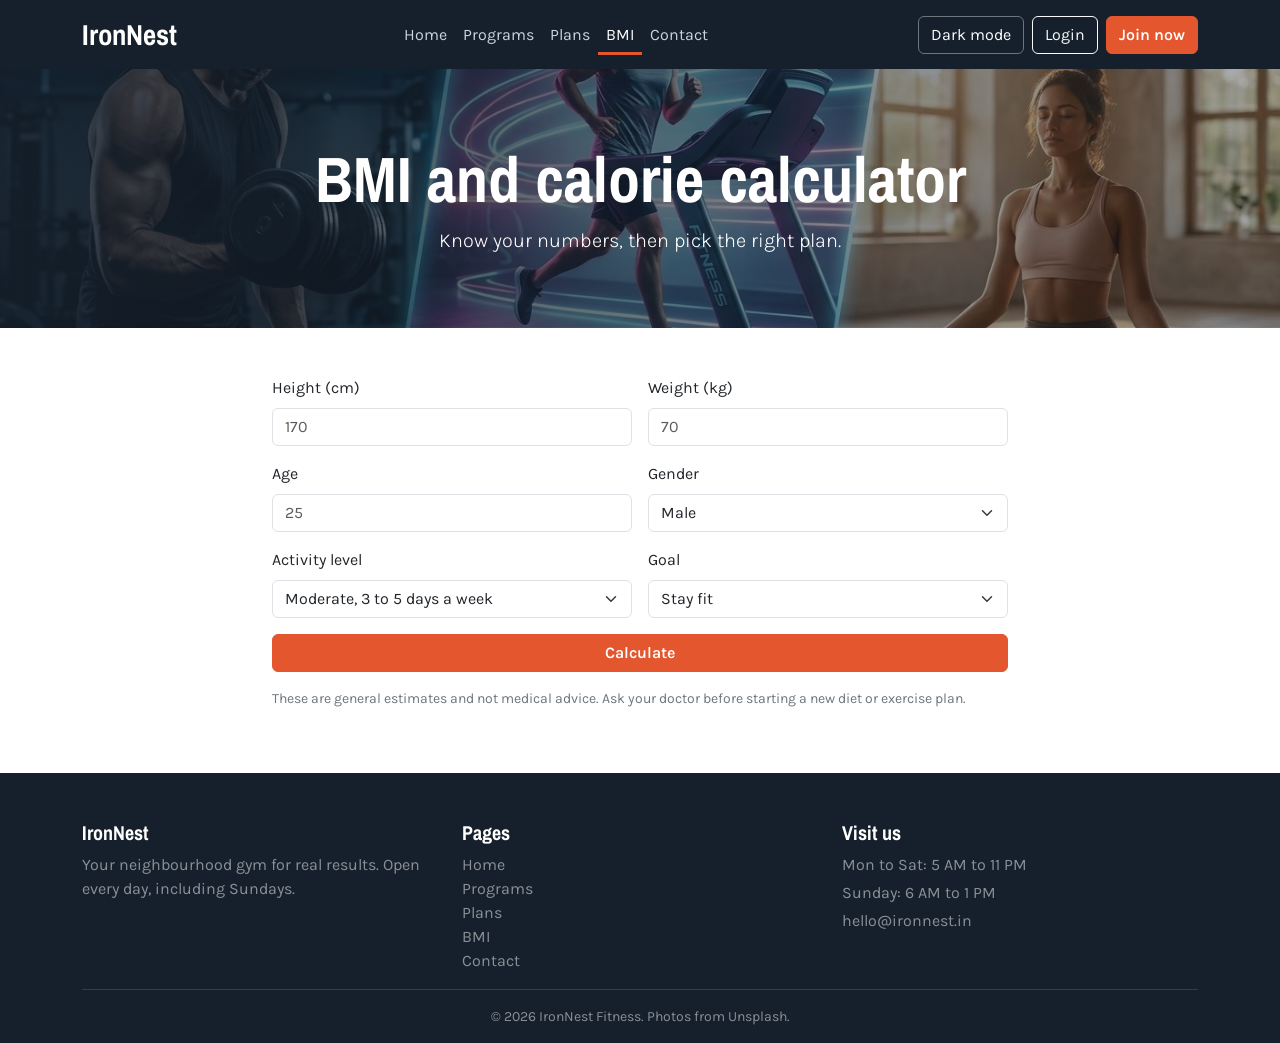
<file: bmi.html>
<!DOCTYPE html>
<html lang="en" data-bs-theme="light">
<head>
<meta charset="UTF-8">
<meta name="viewport" content="width=device-width, initial-scale=1.0">
<title>BMI and Calories - IronNest Fitness</title>
<link href="https://cdn.jsdelivr.net/npm/bootstrap@5.3.3/dist/css/bootstrap.min.css" rel="stylesheet">
<link href="https://fonts.googleapis.com/css2?family=Archivo+Narrow:wght@700&family=Karla:wght@400;600&display=swap" rel="stylesheet">
<link href="style.css" rel="stylesheet">
</head>
<body>
<div id="nav"></div>
<header class="banner"><div class="container"><h1>BMI and calorie calculator</h1><p class="lead mb-0">Know your numbers, then pick the right plan.</p></div></header>
<section class="py-5">
  <div class="container" style="max-width:760px">
    <form id="bmiForm" novalidate>
      <div class="row g-3">
        <div class="col-6"><label for="h" class="form-label">Height (cm)</label><input id="h" type="number" class="form-control" min="100" max="250" placeholder="170" required></div>
        <div class="col-6"><label for="w" class="form-label">Weight (kg)</label><input id="w" type="number" class="form-control" min="30" max="250" placeholder="70" required></div>
        <div class="col-6"><label for="age" class="form-label">Age</label><input id="age" type="number" class="form-control" min="14" max="90" placeholder="25" required></div>
        <div class="col-6"><label for="sex" class="form-label">Gender</label><select id="sex" class="form-select"><option value="m">Male</option><option value="f">Female</option></select></div>
        <div class="col-md-6"><label for="act" class="form-label">Activity level</label><select id="act" class="form-select"><option value="1.2">Little or no exercise</option><option value="1.375">Light, 1 to 3 days a week</option><option value="1.55" selected>Moderate, 3 to 5 days a week</option><option value="1.725">Heavy, 6 to 7 days a week</option></select></div>
        <div class="col-md-6"><label for="goal" class="form-label">Goal</label><select id="goal" class="form-select"><option value="-400">Lose weight</option><option value="0" selected>Stay fit</option><option value="400">Gain muscle</option></select></div>
      </div>
      <button class="btn btn-nest w-100 mt-3">Calculate</button>
    </form>
    <div id="result" class="result mt-4" aria-live="polite" style="background:var(--chalk)"></div>
    <p class="small text-secondary mt-3">These are general estimates and not medical advice. Ask your doctor before starting a new diet or exercise plan.</p>
  </div>
</section>

<div id="foot"></div>
<script src="https://cdn.jsdelivr.net/npm/bootstrap@5.3.3/dist/js/bootstrap.bundle.min.js"></script>
<script src="layout.js"></script>
<script src="script.js"></script>
</body>
</html>
</file>
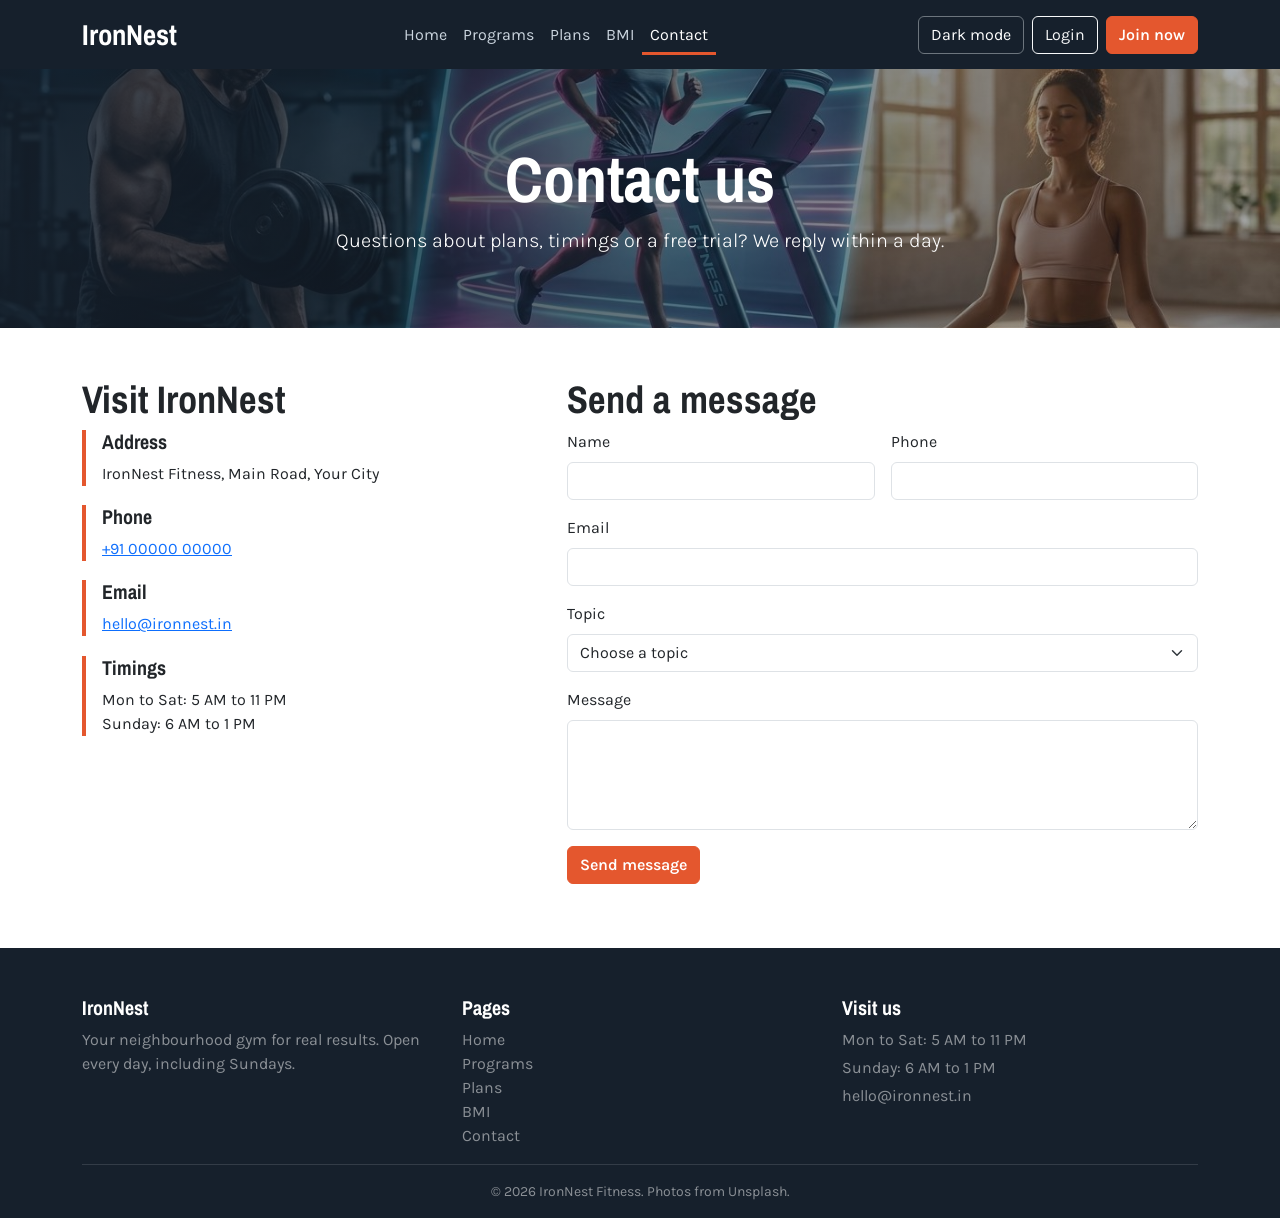
<file: contact.html>
<!DOCTYPE html>
<html lang="en" data-bs-theme="light">
<head>
<meta charset="UTF-8">
<meta name="viewport" content="width=device-width, initial-scale=1.0">
<title>Contact - IronNest Fitness</title>
<link href="https://cdn.jsdelivr.net/npm/bootstrap@5.3.3/dist/css/bootstrap.min.css" rel="stylesheet">
<link href="https://fonts.googleapis.com/css2?family=Archivo+Narrow:wght@700&family=Karla:wght@400;600&display=swap" rel="stylesheet">
<link href="style.css" rel="stylesheet">
</head>
<body>
<div id="nav"></div>
<header class="banner"><div class="container"><h1>Contact us</h1><p class="lead mb-0">Questions about plans, timings or a free trial? We reply within a day.</p></div></header>
<section class="py-5">
  <div class="container">
    <div class="row g-5">
      <div class="col-lg-5">
        <h2>Visit IronNest</h2>
        <div class="contact-box"><h5>Address</h5><p class="mb-0">IronNest Fitness, Main Road, Your City</p></div>
        <div class="contact-box"><h5>Phone</h5><p class="mb-0"><a href="tel:+910000000000">+91 00000 00000</a></p></div>
        <div class="contact-box"><h5>Email</h5><p class="mb-0"><a href="mailto:hello@ironnest.in">hello@ironnest.in</a></p></div>
        <div class="contact-box"><h5>Timings</h5><p class="mb-0">Mon to Sat: 5 AM to 11 PM<br>Sunday: 6 AM to 1 PM</p></div>
      </div>
      <div class="col-lg-7">
        <h2>Send a message</h2>
        <form id="contactForm" novalidate>
          <div class="row g-3">
            <div class="col-md-6"><label for="name" class="form-label">Name</label><input id="name" class="form-control" required><div class="invalid-feedback">Enter your name.</div></div>
            <div class="col-md-6"><label for="phone" class="form-label">Phone</label><input id="phone" type="tel" pattern="[0-9]{10}" class="form-control" required><div class="invalid-feedback">Enter a 10-digit phone number.</div></div>
            <div class="col-12"><label for="email" class="form-label">Email</label><input id="email" type="email" class="form-control" required><div class="invalid-feedback">Enter a valid email address.</div></div>
            <div class="col-12"><label for="topic" class="form-label">Topic</label><select id="topic" class="form-select" required><option value="">Choose a topic</option><option>Free trial</option><option>Membership plans</option><option>Personal training</option><option>Other</option></select><div class="invalid-feedback">Select a topic.</div></div>
            <div class="col-12"><label for="msg2" class="form-label">Message</label><textarea id="msg2" rows="4" class="form-control" minlength="10" required></textarea><div class="invalid-feedback">Write at least 10 characters.</div></div>
          </div>
          <button class="btn btn-nest mt-3">Send message</button>
          <div id="msg" class="mt-3 text-success" aria-live="polite"></div>
        </form>
      </div>
    </div>
  </div>
</section>

<div id="foot"></div>
<script src="https://cdn.jsdelivr.net/npm/bootstrap@5.3.3/dist/js/bootstrap.bundle.min.js"></script>
<script src="layout.js"></script>
<script src="script.js"></script>
</body>
</html>
</file>
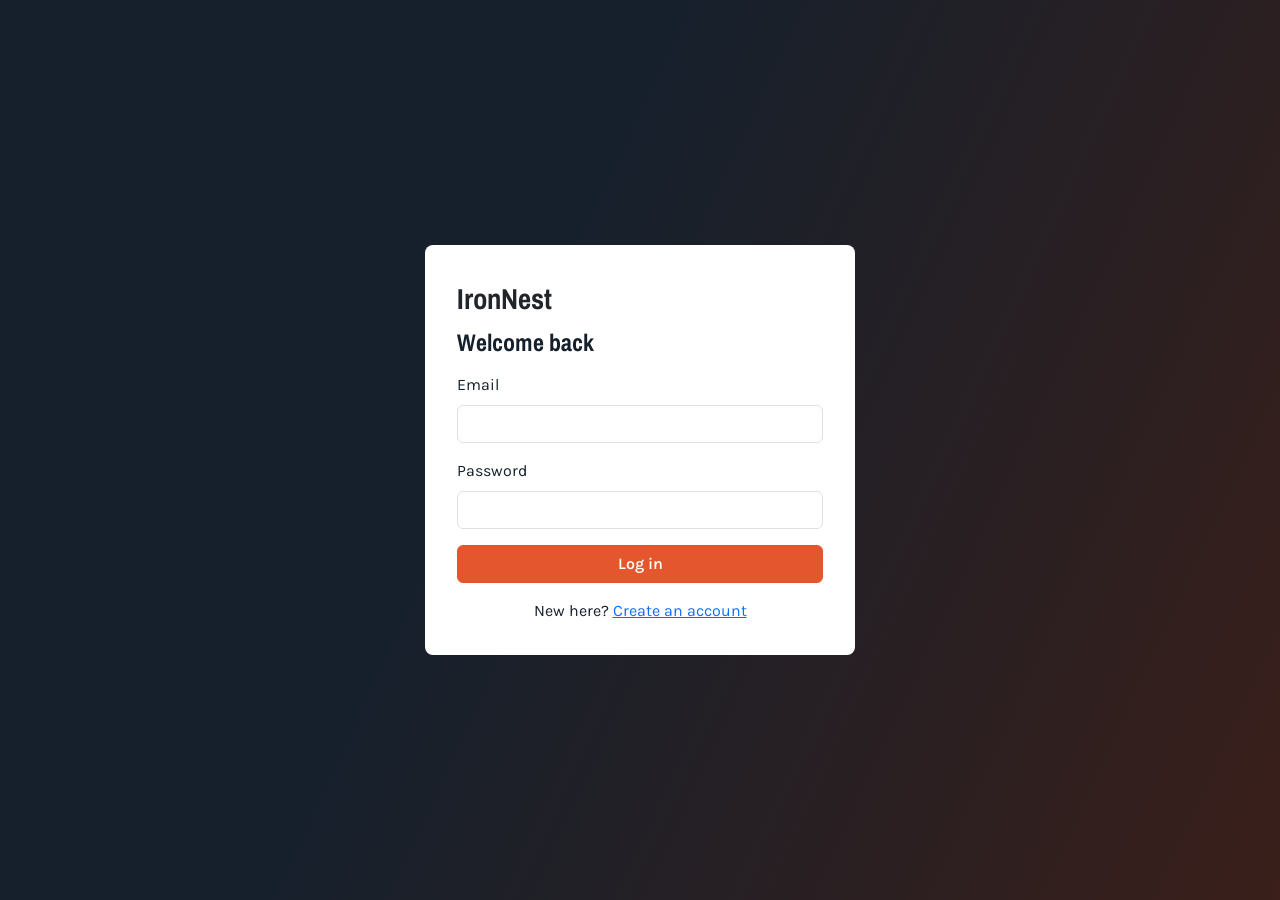
<file: login.html>
<!DOCTYPE html>
<html lang="en">
<head>
<meta charset="UTF-8">
<meta name="viewport" content="width=device-width, initial-scale=1.0">
<title>Login - IronNest Fitness</title>
<link href="https://cdn.jsdelivr.net/npm/bootstrap@5.3.3/dist/css/bootstrap.min.css" rel="stylesheet">
<link href="https://fonts.googleapis.com/css2?family=Archivo+Narrow:wght@700&family=Karla:wght@400;600&display=swap" rel="stylesheet">
<link href="style.css" rel="stylesheet">
</head>
<body>
<div class="auth">
  <form id="loginForm" class="auth-card" novalidate>
    <a href="index.html" class="brand text-decoration-none text-dark">IronNest</a>
    <h4 class="mt-2 mb-3">Welcome back</h4>
    <div class="mb-3"><label for="email" class="form-label">Email</label><input id="email" type="email" class="form-control" required><div class="invalid-feedback">Enter a valid email address.</div></div>
    <div class="mb-3"><label for="pass" class="form-label">Password</label><input id="pass" type="password" class="form-control" minlength="6" required><div class="invalid-feedback">Password must be at least 6 characters.</div></div>
    <button class="btn btn-nest w-100">Log in</button>
    <div id="msg" class="mt-3 text-success" aria-live="polite"></div>
    <p class="mt-3 mb-0 text-center">New here? <a href="signup.html">Create an account</a></p>
  </form>
</div>
<script src="script.js"></script>
</body>
</html>
</file>
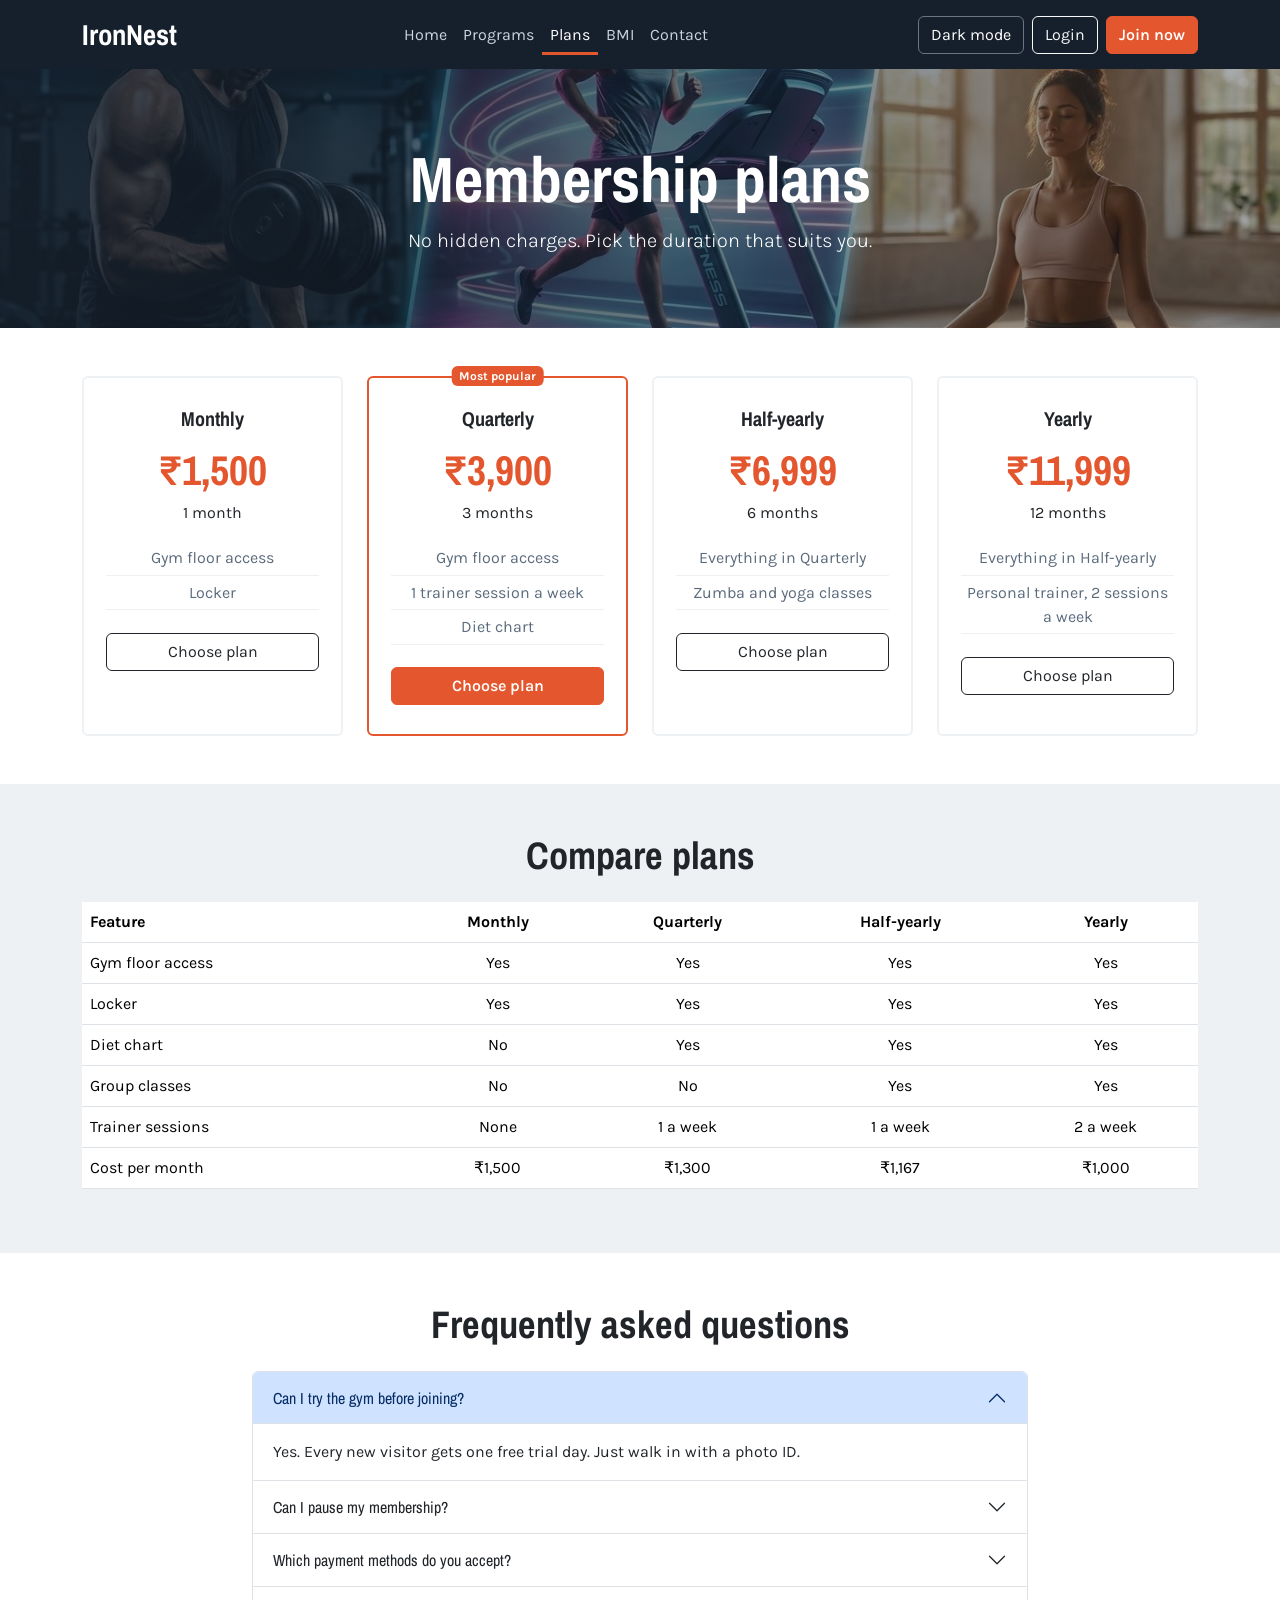
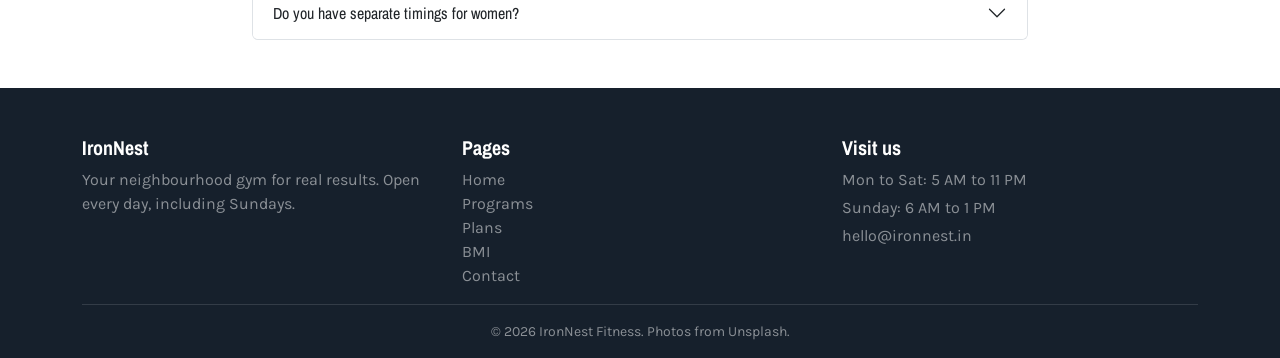
<file: plans.html>
<!DOCTYPE html>
<html lang="en" data-bs-theme="light">
<head>
<meta charset="UTF-8">
<meta name="viewport" content="width=device-width, initial-scale=1.0">
<title>Plans - IronNest Fitness</title>
<link href="https://cdn.jsdelivr.net/npm/bootstrap@5.3.3/dist/css/bootstrap.min.css" rel="stylesheet">
<link href="https://fonts.googleapis.com/css2?family=Archivo+Narrow:wght@700&family=Karla:wght@400;600&display=swap" rel="stylesheet">
<link href="style.css" rel="stylesheet">
</head>
<body>
<div id="nav"></div>
<header class="banner"><div class="container"><h1>Membership plans</h1><p class="lead mb-0">No hidden charges. Pick the duration that suits you.</p></div></header>
<section class="py-5">
  <div class="container">
    <div class="row g-4">
      <div class="col-12 col-sm-6 col-lg-3"><div class="plan"><h5>Monthly</h5><div class="price">₹1,500</div><p>1 month</p><ul><li>Gym floor access</li><li>Locker</li></ul><a href="signup.html" data-plan="Monthly - ₹1,500" class="pick btn btn-outline-dark w-100">Choose plan</a></div></div>
      <div class="col-12 col-sm-6 col-lg-3"><div class="plan best"><span class="badge">Most popular</span><h5>Quarterly</h5><div class="price">₹3,900</div><p>3 months</p><ul><li>Gym floor access</li><li>1 trainer session a week</li><li>Diet chart</li></ul><a href="signup.html" data-plan="Quarterly - ₹3,900" class="pick btn btn-nest w-100">Choose plan</a></div></div>
      <div class="col-12 col-sm-6 col-lg-3"><div class="plan"><h5>Half-yearly</h5><div class="price">₹6,999</div><p>6 months</p><ul><li>Everything in Quarterly</li><li>Zumba and yoga classes</li></ul><a href="signup.html" data-plan="Half-yearly - ₹6,999" class="pick btn btn-outline-dark w-100">Choose plan</a></div></div>
      <div class="col-12 col-sm-6 col-lg-3"><div class="plan"><h5>Yearly</h5><div class="price">₹11,999</div><p>12 months</p><ul><li>Everything in Half-yearly</li><li>Personal trainer, 2 sessions a week</li></ul><a href="signup.html" data-plan="Yearly - ₹11,999" class="pick btn btn-outline-dark w-100">Choose plan</a></div></div>
    </div>
  </div>
</section>

<section class="py-5 bg-chalk">
  <div class="container">
    <h2 class="text-center mb-4">Compare plans</h2>
    <div class="table-responsive"><table class="table text-center align-middle">
      <thead><tr><th class="text-start">Feature</th><th>Monthly</th><th>Quarterly</th><th>Half-yearly</th><th>Yearly</th></tr></thead>
      <tbody>
        <tr><td class="text-start">Gym floor access</td><td>Yes</td><td>Yes</td><td>Yes</td><td>Yes</td></tr>
        <tr><td class="text-start">Locker</td><td>Yes</td><td>Yes</td><td>Yes</td><td>Yes</td></tr>
        <tr><td class="text-start">Diet chart</td><td>No</td><td>Yes</td><td>Yes</td><td>Yes</td></tr>
        <tr><td class="text-start">Group classes</td><td>No</td><td>No</td><td>Yes</td><td>Yes</td></tr>
        <tr><td class="text-start">Trainer sessions</td><td>None</td><td>1 a week</td><td>1 a week</td><td>2 a week</td></tr>
        <tr><td class="text-start">Cost per month</td><td>₹1,500</td><td>₹1,300</td><td>₹1,167</td><td>₹1,000</td></tr>
      </tbody></table></div>
  </div>
</section>

<section class="py-5">
  <div class="container" style="max-width:800px">
    <h2 class="text-center mb-4">Frequently asked questions</h2>
    <div class="accordion" id="faq">
      <div class="accordion-item"><h2 class="accordion-header"><button class="accordion-button" data-bs-toggle="collapse" data-bs-target="#f1">Can I try the gym before joining?</button></h2><div id="f1" class="accordion-collapse collapse show" data-bs-parent="#faq"><div class="accordion-body">Yes. Every new visitor gets one free trial day. Just walk in with a photo ID.</div></div></div>
      <div class="accordion-item"><h2 class="accordion-header"><button class="accordion-button collapsed" data-bs-toggle="collapse" data-bs-target="#f2">Can I pause my membership?</button></h2><div id="f2" class="accordion-collapse collapse" data-bs-parent="#faq"><div class="accordion-body">Quarterly and longer plans can be paused for up to 15 days, for example during travel or illness.</div></div></div>
      <div class="accordion-item"><h2 class="accordion-header"><button class="accordion-button collapsed" data-bs-toggle="collapse" data-bs-target="#f3">Which payment methods do you accept?</button></h2><div id="f3" class="accordion-collapse collapse" data-bs-parent="#faq"><div class="accordion-body">UPI, debit and credit cards, net banking and cash at the front desk.</div></div></div>
      <div class="accordion-item"><h2 class="accordion-header"><button class="accordion-button collapsed" data-bs-toggle="collapse" data-bs-target="#f4">Do you have separate timings for women?</button></h2><div id="f4" class="accordion-collapse collapse" data-bs-parent="#faq"><div class="accordion-body">Yes. The 10 AM to 12 noon batch on weekdays is women only, with a female trainer.</div></div></div>
    </div>
  </div>
</section>

<div id="foot"></div>
<script src="https://cdn.jsdelivr.net/npm/bootstrap@5.3.3/dist/js/bootstrap.bundle.min.js"></script>
<script src="layout.js"></script>
<script src="script.js"></script>
</body>
</html>
</file>
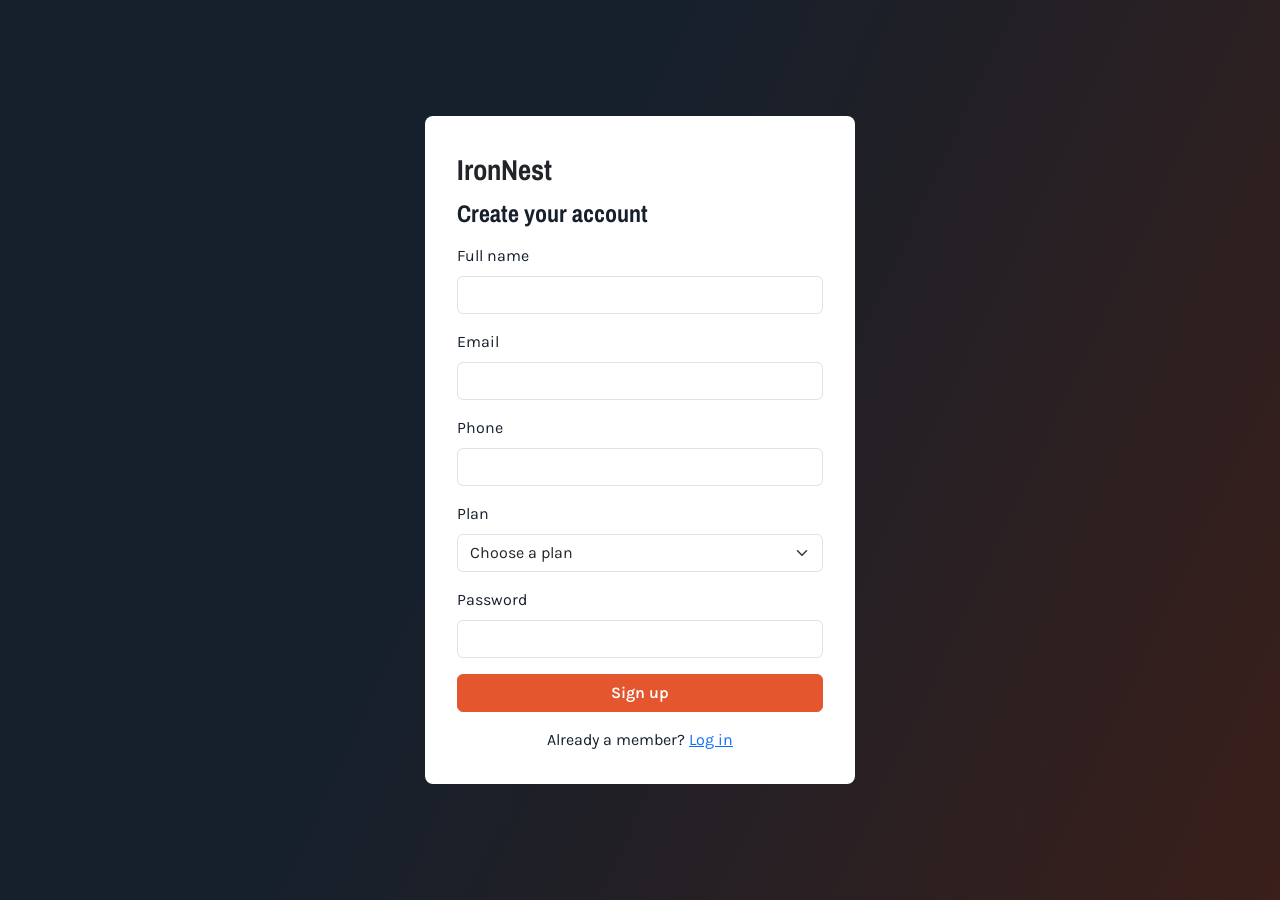
<file: signup.html>
<!DOCTYPE html>
<html lang="en">
<head>
<meta charset="UTF-8">
<meta name="viewport" content="width=device-width, initial-scale=1.0">
<title>Join - IronNest Fitness</title>
<link href="https://cdn.jsdelivr.net/npm/bootstrap@5.3.3/dist/css/bootstrap.min.css" rel="stylesheet">
<link href="https://fonts.googleapis.com/css2?family=Archivo+Narrow:wght@700&family=Karla:wght@400;600&display=swap" rel="stylesheet">
<link href="style.css" rel="stylesheet">
</head>
<body>
<div class="auth">
  <form id="signupForm" class="auth-card" novalidate>
    <a href="index.html" class="brand text-decoration-none text-dark">IronNest</a>
    <h4 class="mt-2 mb-3">Create your account</h4>
    <div class="mb-3"><label for="name" class="form-label">Full name</label><input id="name" type="text" class="form-control" required><div class="invalid-feedback">Enter your name.</div></div>
    <div class="mb-3"><label for="email" class="form-label">Email</label><input id="email" type="email" class="form-control" required><div class="invalid-feedback">Enter a valid email address.</div></div>
    <div class="mb-3"><label for="phone" class="form-label">Phone</label><input id="phone" type="tel" class="form-control" pattern="[0-9]{10}" required><div class="invalid-feedback">Enter a 10-digit phone number.</div></div>
    <div class="mb-3"><label for="plan" class="form-label">Plan</label>
      <select id="plan" class="form-select" required><option value="">Choose a plan</option><option>Monthly - ₹1,500</option><option>Quarterly - ₹3,900</option><option>Half-yearly - ₹6,999</option><option>Yearly - ₹11,999</option></select>
      <div class="invalid-feedback">Select a plan.</div></div>
    <div class="mb-3"><label for="pass" class="form-label">Password</label><input id="pass" type="password" class="form-control" minlength="6" required><div class="invalid-feedback">Password must be at least 6 characters.</div></div>
    <button class="btn btn-nest w-100">Sign up</button>
    <div id="msg" class="mt-3 text-success" aria-live="polite"></div>
    <p class="mt-3 mb-0 text-center">Already a member? <a href="login.html">Log in</a></p>
  </form>
</div>
<script src="script.js"></script>
</body>
</html>
</file>
<file: style.css>
:root{--ink:#16202c;--chalk:#eef1f4;--plate:#e4572e;--plate-d:#c4411d;--steel:#5b6b7c;
--ov:linear-gradient(90deg,rgba(22,32,44,.88),rgba(22,32,44,.35));--ovb:linear-gradient(180deg,rgba(22,32,44,.1),rgba(22,32,44,.9))}
[data-bs-theme=dark]{--chalk:#1c2733;--steel:#9aa8b6}
body{font-family:'Karla',sans-serif}
h1,h2,h3,h4,h5,.navbar-brand,.price,.num{font-family:'Archivo Narrow',sans-serif;font-weight:700}
h2{font-size:2.4rem}
.bg-ink{background:var(--ink)}.bg-chalk{background:var(--chalk)}
:focus-visible{outline:3px solid var(--plate);outline-offset:2px}
.btn-nest{background:var(--plate);border-color:var(--plate);color:#fff;font-weight:600}
.btn-nest:hover{background:var(--plate-d);border-color:var(--plate-d);color:#fff}

/* Nav */
.nest-nav{background:var(--ink)}
.nest-nav .navbar-brand{color:#fff;font-size:1.8rem}
.nest-nav .nav-link{color:#cbd5df}.nest-nav .nav-link:hover,.nest-nav .nav-link.active{color:#fff;box-shadow:inset 0 -3px var(--plate)}
.nest-nav .navbar-toggler{border-color:#fff3}.nest-nav .navbar-toggler-icon{filter:invert(1)}
#top{position:fixed;right:18px;bottom:18px;display:none;z-index:50}

/* Images (your file first, online photo as backup) */
.hero1{background-image:var(--ov),url(https://media.istockphoto.com/id/1383631680/photo/exersice-machine-gym-sports-tranning-exercise-equipment.webp?a=1&b=1&s=612x612&w=0&k=20&c=iIUPu3uhI9uPX8Dq3Y_vlCR0HorxEpaII35018WoFIo=)}
.hero2{background-image:var(--ov),url(https://media.istockphoto.com/id/2223265446/photo/adults-enjoying-gymnastics-training-in-a-fitness-class-setting.webp?a=1&b=1&s=612x612&w=0&k=20&c=RSnc09zfC0yJ0y1GshpU-gOPgD_zYV1vFSoscflCUN8=)}
.hero3{background-image:var(--ov),url(https://media.istockphoto.com/id/1360376628/photo/mature-woman-practicing-yoga.jpg?s=2048x2048&w=is&k=20&c=mDbxOTlb_CAaqYXYnZo7Zz62L-rr0MqjdvzhmeHaDXQ=)}
.banner{background-image:var(--ov),url([data-uri])}
.prog1{background-image:var(--ovb),url(https://images.unsplash.com/photo-1620188467120-5042ed1eb5da?q=80&w=687&auto=format&fit=crop&ixlib=rb-4.1.0&ixid=NHwxMjA3fDA%3D)}
.prog2{background-image:var(--ovb),url(https://plus.unsplash.com/premium_photo-1683133334722-e8080c6af068?w=600&auto=format&fit=crop&q=60&ixlib=rb-4.1.0&ixid=NHwxMjA3fDA%3D)}
.prog3{background-image:var(--ovb),url(https://images.unsplash.com/photo-1661307987465-1db8d7a8796f?w=600&auto=format&fit=crop&q=60&ixlib=rb-4.1.0&ixid=NHwxMjA3fDA%3D)}
.prog4{background-image:var(--ovb),url(https://media.istockphoto.com/id/1338854665/photo/muscular-fitness-man-in-the-gym-training-hard-athlete-makes-exercise-bodybuilder-sport.webp?a=1&b=1&s=612x612&w=0&k=20&c=OirdyuU7GS_4zgGa3zjMkJAf5lAL64or33v4nRh16Os=)}
.prog5{background-image:var(--ovb),url(https://plus.unsplash.com/premium_photo-1733328015522-c497d190f74b?w=600&auto=format&fit=crop&q=60&ixlib=rb-4.1.0&ixid=NHwxMjA3fDA%3D)}
.prog6{background-image:var(--ovb),url(https://encrypted-tbn0.gstatic.com/images?q=tbn:ANd9GcTCGDp649jBeqjevV1P_XDzUbJ1O93FDDmmMpnPV_oS8Q&s=10)}
.slide,.banner,.prog{background-color:var(--ink);background-size:cover;background-position:center}

/* Hero and banners */
.slide{min-height:78vh;color:#fff;display:flex!important;align-items:center;padding:4rem 0}
.slide h1{font-size:clamp(2.6rem,7vw,5.5rem);line-height:1;margin-bottom:1.2rem}
.slide p{font-size:1.25rem;max-width:520px;margin-bottom:1.6rem}
.banner{color:#fff;padding:4.5rem 0;text-align:center}
.banner h1{font-size:clamp(2.4rem,6vw,4rem)}
.carousel-indicators{margin-bottom:1.2rem}

/* Cards */
.why{padding:1.5rem}.why .ic{font-size:2.6rem;display:block;margin-bottom:.5rem}
.prog{color:#fff;border-radius:6px;padding:1.6rem;min-height:260px;display:flex;flex-direction:column;justify-content:flex-end;height:100%}
.prog .tag{font-size:.85rem;opacity:.85}
.stat .num{font-size:3rem;color:var(--plate)}
.plan{border:2px solid var(--chalk);border-radius:6px;padding:1.8rem 1.4rem;height:100%;position:relative;text-align:center;background:var(--bs-body-bg)}
.plan.best{border-color:var(--plate)}
.plan .price{font-size:2.6rem;color:var(--plate)}
.plan ul{list-style:none;padding:0;margin:1rem 0 1.4rem;color:var(--steel)}
.plan li{padding:.3rem 0;border-bottom:1px solid var(--chalk)}
.plan .badge{position:absolute;top:-12px;left:50%;transform:translateX(-50%);background:var(--plate)}
.trainer img,.gal{width:100%;aspect-ratio:7/5;object-fit:cover;border-radius:6px;background:var(--steel)}
.trainer img{aspect-ratio:1/1}
.quote{max-width:700px;margin:auto;font-size:1.25rem}
.result{display:none;background:#fff1;border-left:4px solid var(--plate);padding:1rem 1.2rem;border-radius:4px}
.result.show{display:block}.result strong{font-size:1.5rem}
.cta{background:#f4b63f;color:var(--ink)}
.contact-box{border-left:4px solid var(--plate);padding-left:1rem;margin-bottom:1.2rem}

/* Login and signup */
.auth{min-height:100vh;display:flex;align-items:center;padding:1rem;background:linear-gradient(115deg,#16202c 40%,#3a1f1a)}
.auth-card{background:#fff;color:#16202c;border-radius:8px;padding:2rem;max-width:430px;width:100%;margin:auto}
.auth-card .brand{font-family:'Archivo Narrow',sans-serif;font-weight:700;font-size:1.8rem}

@media (max-width:991px){.nest-nav .navbar-collapse{padding-bottom:.8rem}}
@media (max-width:767px){
 h2{font-size:1.9rem}
 .slide{min-height:70vh;padding:3rem 0;text-align:center}
 .slide p{margin-left:auto;margin-right:auto;font-size:1.05rem}
 .banner{padding:3rem 0}.prog{min-height:220px}.plan .price{font-size:2.2rem}
 .carousel-control-prev,.carousel-control-next{display:none}
}
@media (prefers-reduced-motion:reduce){.carousel-item{transition:none}}
</file>
